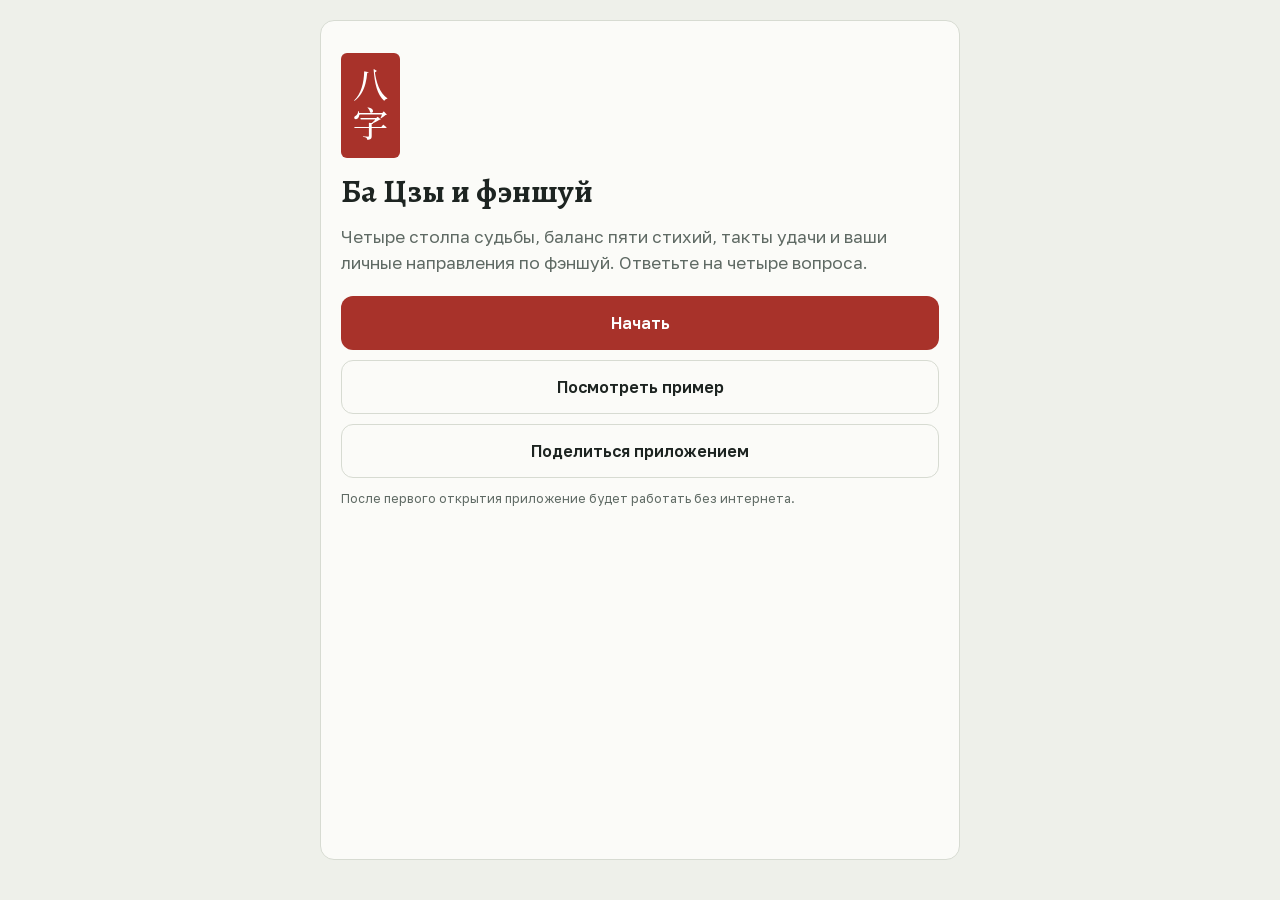
<file: bazi/index.html>
<!DOCTYPE html>
<html lang="ru">
<head>
<meta charset="UTF-8">
<title>Ба Цзы и фэншуй</title>
<meta name="viewport" content="width=device-width, initial-scale=1, viewport-fit=cover">
<meta name="theme-color" content="#eef0ea" media="(prefers-color-scheme: light)">
<meta name="theme-color" content="#121614" media="(prefers-color-scheme: dark)">
<meta name="apple-mobile-web-app-capable" content="yes">
<meta name="mobile-web-app-capable" content="yes">
<meta name="apple-mobile-web-app-status-bar-style" content="default">
<meta name="apple-mobile-web-app-title" content="Ба Цзы">
<link rel="apple-touch-icon" href="icon-180.png">
<link rel="icon" href="icon-512.png">
<link rel="manifest" href="manifest.webmanifest">
<link rel="stylesheet" href="fonts/fonts.css">
<link rel="stylesheet" href="style.css">
</head>
<body>
<div id="app"></div>
<script src="vendor/qrcode.js"></script>
<script src="engine.js"></script>
<script src="texts.js"></script>
<script src="cities.js"></script>
<script src="app.js"></script>
</body>
</html>
</file>
<file: bazi/fonts/fonts.css>
@font-face { font-family: "Alegreya"; font-style: normal; font-weight: 400 900; font-display: swap; src: url(alegreya-cyr.woff2) format("woff2"); unicode-range: U+0301, U+0400-045F, U+0490-0491, U+04B0-04B1, U+2116; }
@font-face { font-family: "Alegreya"; font-style: normal; font-weight: 400 900; font-display: swap; src: url(alegreya-lat.woff2) format("woff2"); unicode-range: U+0000-00FF, U+0131, U+0152-0153, U+02BB-02BC, U+02C6, U+02DA, U+02DC, U+0304, U+0308, U+0329, U+2000-206F, U+20AC, U+2122, U+2191, U+2193, U+2212, U+2215, U+FEFF, U+FFFD; }
@font-face { font-family: "Golos Text"; font-style: normal; font-weight: 400 900; font-display: swap; src: url(golos-cyr.woff2) format("woff2"); unicode-range: U+0301, U+0400-045F, U+0490-0491, U+04B0-04B1, U+2116; }
@font-face { font-family: "Golos Text"; font-style: normal; font-weight: 400 900; font-display: swap; src: url(golos-lat.woff2) format("woff2"); unicode-range: U+0000-00FF, U+0131, U+0152-0153, U+02BB-02BC, U+02C6, U+02DA, U+02DC, U+0304, U+0308, U+0329, U+2000-206F, U+20AC, U+2122, U+2191, U+2193, U+2212, U+2215, U+FEFF, U+FFFD; }
@font-face { font-family: "Noto Serif SC"; font-style: normal; font-weight: 500; font-display: swap; src: url(notoserifsc-sub.woff2) format("woff2"); }
</file>
<file: bazi/style.css>
/* Layout: single column, max 640px, cards on a paper ground; hanzi glyphs carry the element colors */
:root {
  --bg: #eef0ea; --surface: #fbfbf8; --fg: #1d2421; --muted: #5f6a64; --line: #d7dbd2;
  --accent: #a8322a; --accent-fg: #fff;
  --wood: #2f7d4f; --fire: #c13a28; --earth: #9a7428; --metal: #6c7480; --water: #245a8c;
  --good: #2f7d4f; --good-bg: #e2efe5; --bad: #a8322a; --bad-bg: #f5e3df;
  --f-display: "Alegreya", Georgia, serif; --f-body: "Golos Text", -apple-system, system-ui, sans-serif;
  --f-han: "Noto Serif SC", "Songti SC", "STSong", serif;
  color-scheme: light;
}
@media (prefers-color-scheme: dark) { :root:not([data-theme="light"]) {
  --bg: #121614; --surface: #1b211e; --fg: #e5e8e2; --muted: #9aa49e; --line: #2d3531;
  --accent: #e0644f; --accent-fg: #160f0d;
  --wood: #6cc58f; --fire: #f07a62; --earth: #d9b166; --metal: #b3bac4; --water: #78aee6;
  --good: #6cc58f; --good-bg: #1d3226; --bad: #f07a62; --bad-bg: #3a201b; color-scheme: dark; } }
:root[data-theme="dark"] {
  --bg: #121614; --surface: #1b211e; --fg: #e5e8e2; --muted: #9aa49e; --line: #2d3531;
  --accent: #e0644f; --accent-fg: #160f0d;
  --wood: #6cc58f; --fire: #f07a62; --earth: #d9b166; --metal: #b3bac4; --water: #78aee6;
  --good: #6cc58f; --good-bg: #1d3226; --bad: #f07a62; --bad-bg: #3a201b; color-scheme: dark; }

* { box-sizing: border-box; }
html { -webkit-text-size-adjust: 100%; }
body { margin: 0; background: var(--bg); color: var(--fg); font: 16px/1.5 var(--f-body);
  padding-left: max(16px, env(safe-area-inset-left, 0px)); padding-right: max(16px, env(safe-area-inset-right, 0px));
  padding-block: env(safe-area-inset-top, 0px) calc(24px + env(safe-area-inset-bottom, 0px)); }
#app { max-width: 640px; margin: 0 auto; }
h1, h2, h3 { font-family: var(--f-display); text-wrap: balance; margin: 0; line-height: 1.2; }
h1 { font-size: 2rem; } h2 { font-size: 1.45rem; } h3 { font-size: 1.1rem; margin-top: 8px; }
p { margin: 0; }
.han { font-family: var(--f-han); color: var(--muted); font-weight: 400; font-size: .8em; }
.muted { color: var(--muted); } .small { font-size: .9rem; } .tiny { font-size: .78rem; }
.card { background: var(--surface); border: 1px solid var(--line); border-radius: 14px; padding: 20px; display: flex; flex-direction: column; gap: 12px; min-width: 0; }

/* wizard */
.wizard { display: flex; flex-direction: column; gap: 16px; padding-top: 20px; min-height: calc(100dvh - 40px); }
.wizard .step { flex: 1 0 auto; }
.progress { display: flex; gap: 6px; } .progress span { flex: 1; height: 4px; border-radius: 2px; background: var(--line); }
.progress span.on { background: var(--accent); }
.hero { display: flex; flex-direction: column; gap: 14px; align-items: flex-start; padding: 12px 0 8px; }
.seal { font-family: var(--f-han); font-size: 2.2rem; line-height: 1; color: var(--accent-fg); background: var(--accent);
  padding: 14px 12px; border-radius: 6px; writing-mode: vertical-rl; letter-spacing: .1em; }
.lead { font-size: 1.08rem; color: var(--muted); max-width: 34em; }
.hint { color: var(--muted); font-size: .95rem; max-width: 36em; }
.stack { display: flex; flex-direction: column; gap: 10px; }
.field { display: flex; flex-direction: column; gap: 6px; } .field > span { font-size: .85rem; color: var(--muted); letter-spacing: .02em; }
input[type=text], input[type=search], input[type=date], input[type=time], input[type=number] {
  font: inherit; font-size: 17px; padding: 12px 14px; border-radius: 10px; border: 1px solid var(--line);
  background: var(--bg); color: var(--fg); width: 100%; min-height: 48px; -webkit-appearance: none; appearance: none; }
input:focus-visible, button:focus-visible, a:focus-visible, summary:focus-visible { outline: 2px solid var(--accent); outline-offset: 2px; }
input:disabled { opacity: .45; }
.check { display: flex; gap: 10px; align-items: center; font-size: 1rem; }
.check input { width: 22px; height: 22px; accent-color: var(--accent); }
.seg { display: grid; grid-auto-flow: column; grid-auto-columns: 1fr; gap: 4px; background: var(--bg); border: 1px solid var(--line); border-radius: 10px; padding: 4px; }
.seg button { font: inherit; border: 0; background: transparent; color: var(--fg); padding: 10px; border-radius: 7px; min-height: 42px; cursor: pointer; }
.seg button.on { background: var(--accent); color: var(--accent-fg); }
.btn { font: inherit; font-weight: 600; border-radius: 12px; padding: 14px 18px; min-height: 50px; cursor: pointer; border: 1px solid transparent; }
.btn.primary { background: var(--accent); color: var(--accent-fg); }
.btn.primary:disabled { opacity: .4; cursor: default; }
.btn.ghost { background: transparent; color: var(--fg); border-color: var(--line); }
.btn.small { padding: 8px 14px; min-height: 40px; font-size: .9rem; }
.nav { display: grid; grid-template-columns: 1fr 2fr; gap: 10px; position: sticky; bottom: 0; padding-block: 12px env(safe-area-inset-bottom, 0px); background: var(--bg); }
.results { display: flex; flex-direction: column; gap: 14px; }
.results:empty { display: none; }
#results { display: flex; flex-direction: column; gap: 4px; }
#results button { font: inherit; text-align: left; background: var(--bg); border: 1px solid var(--line); color: var(--fg); border-radius: 10px; padding: 10px 12px; display: flex; flex-direction: column; cursor: pointer; }
#results button span { font-size: .82rem; color: var(--muted); }
.picked { background: var(--good-bg); color: var(--fg); border-radius: 10px; padding: 10px 12px; font-size: .92rem; }
.manual summary { cursor: pointer; color: var(--accent); padding: 6px 0; }
.manual[open] { display: flex; flex-direction: column; gap: 10px; }
.grid2 { display: grid; grid-template-columns: 1fr 1fr; gap: 10px; }
@media (max-width: 420px) { .grid2 { grid-template-columns: 1fr; } }
.saved { display: flex; flex-direction: column; gap: 4px; margin-top: 12px; }
.saved h3 { font-size: .85rem; font-family: var(--f-body); color: var(--muted); letter-spacing: .06em; text-transform: uppercase; }
.saved-row { display: flex; justify-content: space-between; align-items: center; border-bottom: 1px solid var(--line); }
.link { font: inherit; background: none; border: 0; color: var(--fg); padding: 12px 0; cursor: pointer; text-align: left; }
.icon-btn { font-size: 1.4rem; background: none; border: 0; color: var(--muted); width: 44px; height: 44px; cursor: pointer; }

/* results */
.res-head { display: flex; justify-content: space-between; align-items: flex-start; gap: 12px; padding: 20px 0 8px; }
.res-head p { font-size: .9rem; margin-top: 4px; }
.tabs { position: sticky; top: env(safe-area-inset-top, 0px); z-index: 5; background: var(--bg); display: flex; gap: 4px; overflow-x: auto; padding: 8px 0; margin-bottom: 6px; scrollbar-width: none; }
.tabs::-webkit-scrollbar { display: none; }
.tabs a { flex: 0 0 auto; color: var(--fg); text-decoration: none; padding: 7px 13px; border: 1px solid var(--line); border-radius: 999px; font-size: .9rem; background: var(--surface); }
body::before { content: ""; position: fixed; inset: 0 0 auto; height: env(safe-area-inset-top, 0px); z-index: 10; background: var(--bg); }
section[id] { scroll-margin-top: calc(60px + env(safe-area-inset-top, 0px)); }
.g { font-family: var(--f-han); font-size: 1.5rem; line-height: 1.1; }
.g.big { font-size: 2.6rem; }
.el-wood { color: var(--wood); } .el-fire { color: var(--fire); } .el-earth { color: var(--earth); } .el-metal { color: var(--metal); } .el-water { color: var(--water); }
.el-bg-wood { background: var(--wood); } .el-bg-fire { background: var(--fire); } .el-bg-earth { background: var(--earth); } .el-bg-metal { background: var(--metal); } .el-bg-water { background: var(--water); }
.pillars { display: grid; grid-template-columns: repeat(4, minmax(0, 1fr)); gap: 6px; }
.pcol { display: flex; flex-direction: column; align-items: center; text-align: center; gap: 6px; padding: 10px 4px; border-radius: 10px; background: var(--bg); min-width: 0; }
.pcol.dm { outline: 2px solid var(--accent); }
.pcol.empty .pcell { font-size: 2rem; color: var(--line); }
.plabel { font-size: .72rem; text-transform: uppercase; letter-spacing: .08em; color: var(--muted); }
.tg { font-size: .72rem; min-height: 2.2em; line-height: 1.15; display: flex; align-items: center; }
.pcell { display: flex; flex-direction: column; align-items: center; }
.pcell small { font-size: .66rem; color: var(--muted); line-height: 1.2; }
.hidden { display: flex; flex-wrap: wrap; justify-content: center; gap: 4px; border-top: 1px dashed var(--line); padding-top: 6px; width: 100%; }
.hs { font-family: var(--f-han); font-size: 1rem; display: flex; flex-direction: column; align-items: center; line-height: 1.1; }
.hs small { font-family: var(--f-body); font-size: .58rem; color: var(--muted); max-width: 5em; }
.dm-row { display: flex; gap: 16px; align-items: center; }
.chip { font-weight: 600; white-space: nowrap; }
.list { margin: 0; padding-left: 18px; display: flex; flex-direction: column; gap: 8px; }
.list li.bad::marker { color: var(--bad); } .list li.good::marker, .list li.has::marker { color: var(--good); }
.dirs { list-style: none; padding: 0; } .dirs li { padding-left: 12px; border-left: 3px solid var(--line); }
.dirs li.good { border-color: var(--good); } .dirs li.bad { border-color: var(--bad); } .dirs span { color: var(--muted); font-size: .9rem; }
.tag { display: inline-block; font-size: .75rem; padding: 2px 8px; border-radius: 999px; background: var(--bg); border: 1px solid var(--line); margin: 2px 4px 2px 0; }
.tag.good { background: var(--good-bg); border-color: transparent; color: var(--good); } .tag.bad { background: var(--bad-bg); border-color: transparent; color: var(--bad); }
.bars { display: flex; flex-direction: column; gap: 8px; }
.bar-row { display: grid; grid-template-columns: 5.5em 1fr 3em; gap: 10px; align-items: center; font-variant-numeric: tabular-nums; }
.bar { height: 12px; background: var(--bg); border-radius: 6px; overflow: hidden; } .bar i { display: block; height: 100%; border-radius: 6px; }
.bar-val { text-align: right; color: var(--muted); font-size: .9rem; }
.luck { display: flex; gap: 6px; overflow-x: auto; padding-bottom: 6px; scroll-snap-type: x proximity; }
.lp { flex: 0 0 74px; display: flex; flex-direction: column; align-items: center; gap: 2px; padding: 10px 4px; background: var(--bg); border-radius: 10px; scroll-snap-align: start; font-variant-numeric: tabular-nums; }
.lp.now { outline: 2px solid var(--accent); }
.lp-age { font-size: .8rem; font-weight: 600; } .lp-tg { font-size: .64rem; text-align: center; color: var(--muted); line-height: 1.15; min-height: 2.3em; } .lp-year { font-size: .7rem; color: var(--muted); }
.years { display: flex; flex-direction: column; gap: 10px; }
.year-card { border: 1px solid var(--line); border-radius: 10px; padding: 12px; display: flex; flex-direction: column; gap: 6px; }
.yc-head { display: flex; align-items: center; gap: 6px; flex-wrap: wrap; } .yc-head b { font-size: 1.1rem; margin-right: 4px; }
.kua { font-family: var(--f-display); font-size: 3rem; line-height: 1; width: 72px; height: 72px; display: grid; place-items: center; border-radius: 50%; background: var(--accent); color: var(--accent-fg); flex: 0 0 auto; }
.compass { display: grid; grid-template-columns: repeat(3, 1fr); gap: 4px; max-width: 360px; width: 100%; align-self: center; }
.compass .cell { aspect-ratio: 1; max-width: 100%; border-radius: 8px; display: flex; flex-direction: column; align-items: center; justify-content: center; position: relative; background: var(--bg); text-align: center; padding: 4px; }
.compass .cell b { font-size: 1.15rem; } .compass .cell small { font-size: .7rem; color: var(--muted); line-height: 1.15; }
.compass .cell i { position: absolute; top: 4px; right: 6px; font-style: normal; font-size: .72rem; font-weight: 700; }
.compass .good { background: var(--good-bg); } .compass .good i, .compass .good b { color: var(--good); }
.compass .bad { background: var(--bad-bg); } .compass .bad i, .compass .bad b { color: var(--bad); }
.compass .center b { font-size: 1.6rem; color: var(--accent); }
.compass.stars .cell b { font-size: 1.8rem; font-family: var(--f-display); }
.tech dl { display: grid; grid-template-columns: auto 1fr; gap: 4px 14px; margin: 0; font-size: .9rem; font-variant-numeric: tabular-nums; }
.tech dt { color: var(--muted); } .tech dd { margin: 0; }
@media (prefers-reduced-motion: reduce) { html { scroll-behavior: auto; } }
.banner { background: var(--good-bg); border-radius: 12px; padding: 12px 14px; font-size: .92rem; display: flex; flex-wrap: wrap; gap: 4px 8px; align-items: center; margin-bottom: 8px; }
.link.accent { color: var(--accent); font-weight: 600; padding: 4px 0; }
.share-grid { display: grid; grid-template-columns: 1fr 1fr; gap: 8px; }
.share-grid .btn { display: flex; align-items: center; justify-content: center; text-decoration: none; text-align: center; }
.qr { background: #fff; border-radius: 12px; padding: 12px; width: min(260px, 100%); align-self: center; }
.qr svg { display: block; width: 100%; height: auto; }
.url { font-size: .85rem; word-break: break-all; text-align: center; color: var(--muted); }
.share-grid .wide { grid-column: 1 / -1; }
.chips { display: flex; flex-wrap: wrap; gap: 6px; }
.pchip { font: inherit; font-size: .9rem; padding: 7px 12px; border-radius: 999px; border: 1px solid var(--line); background: var(--bg); color: var(--fg); cursor: pointer; }
</file>
